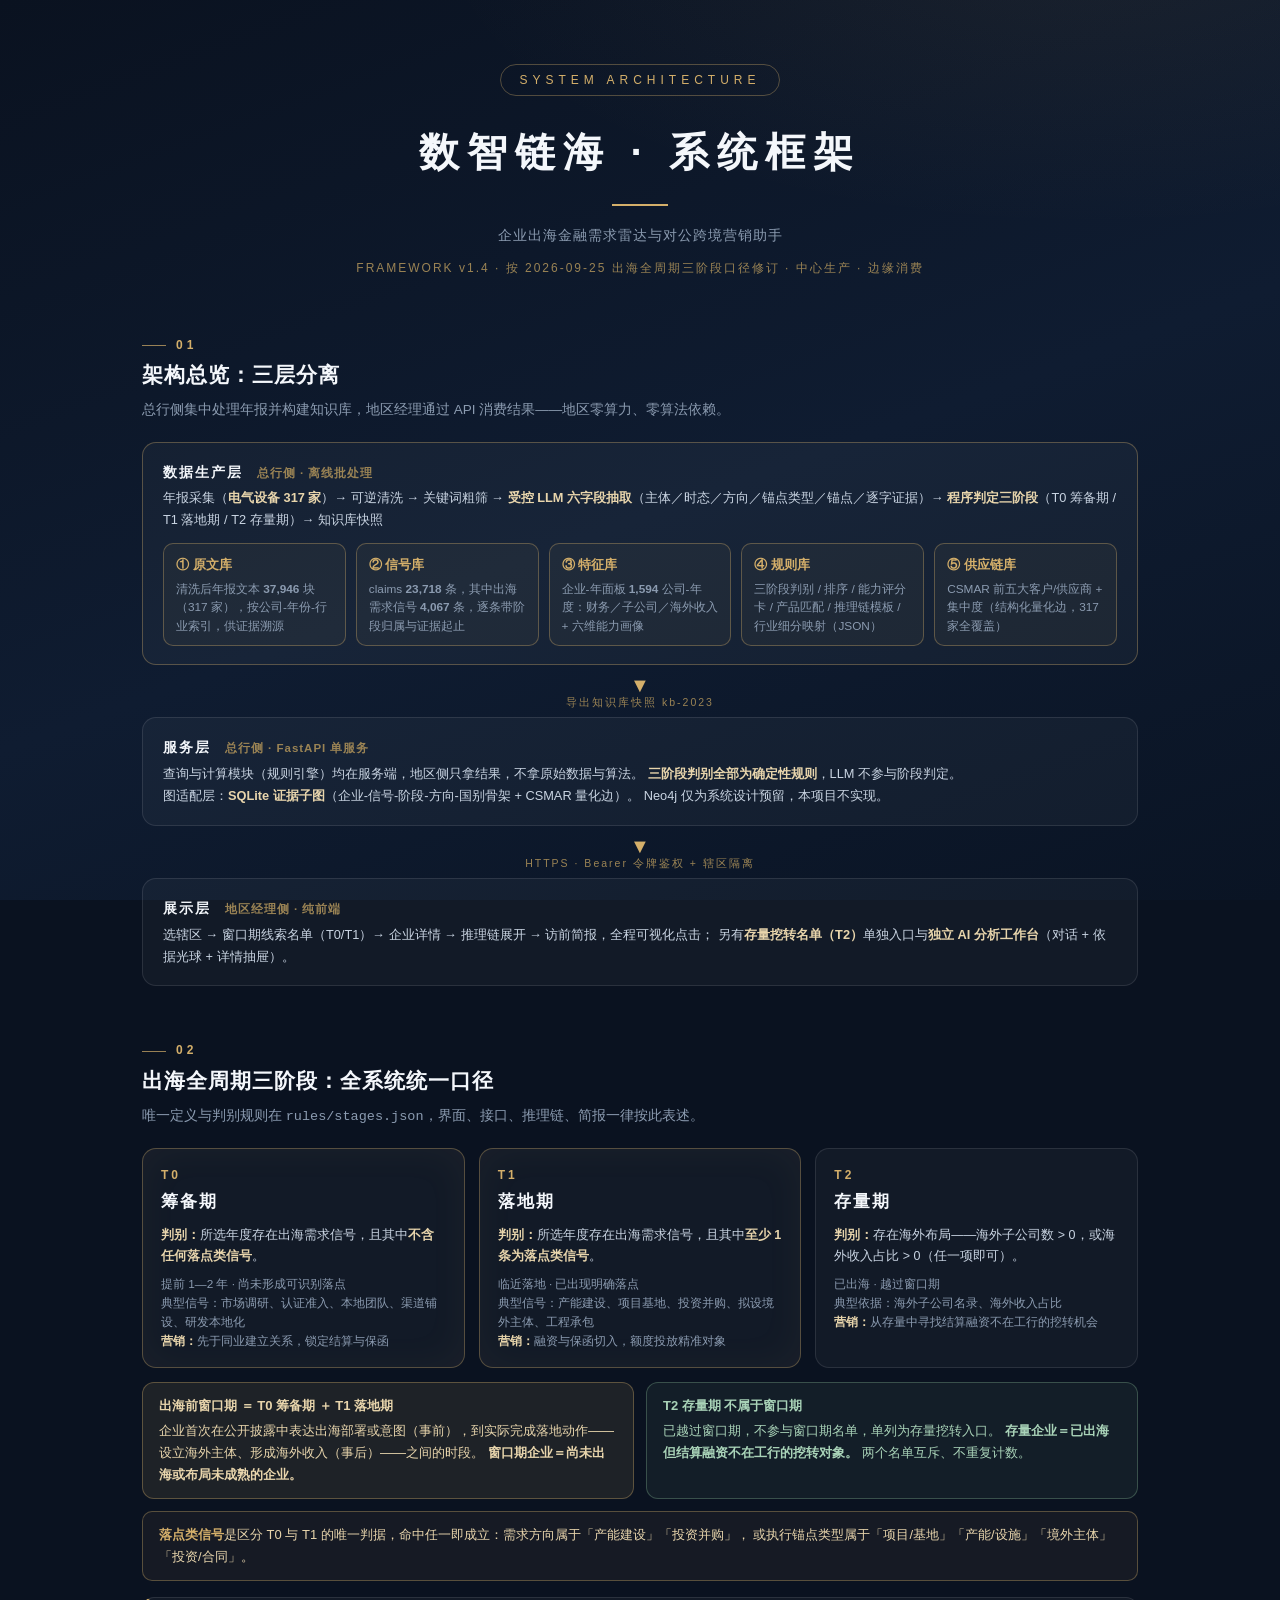
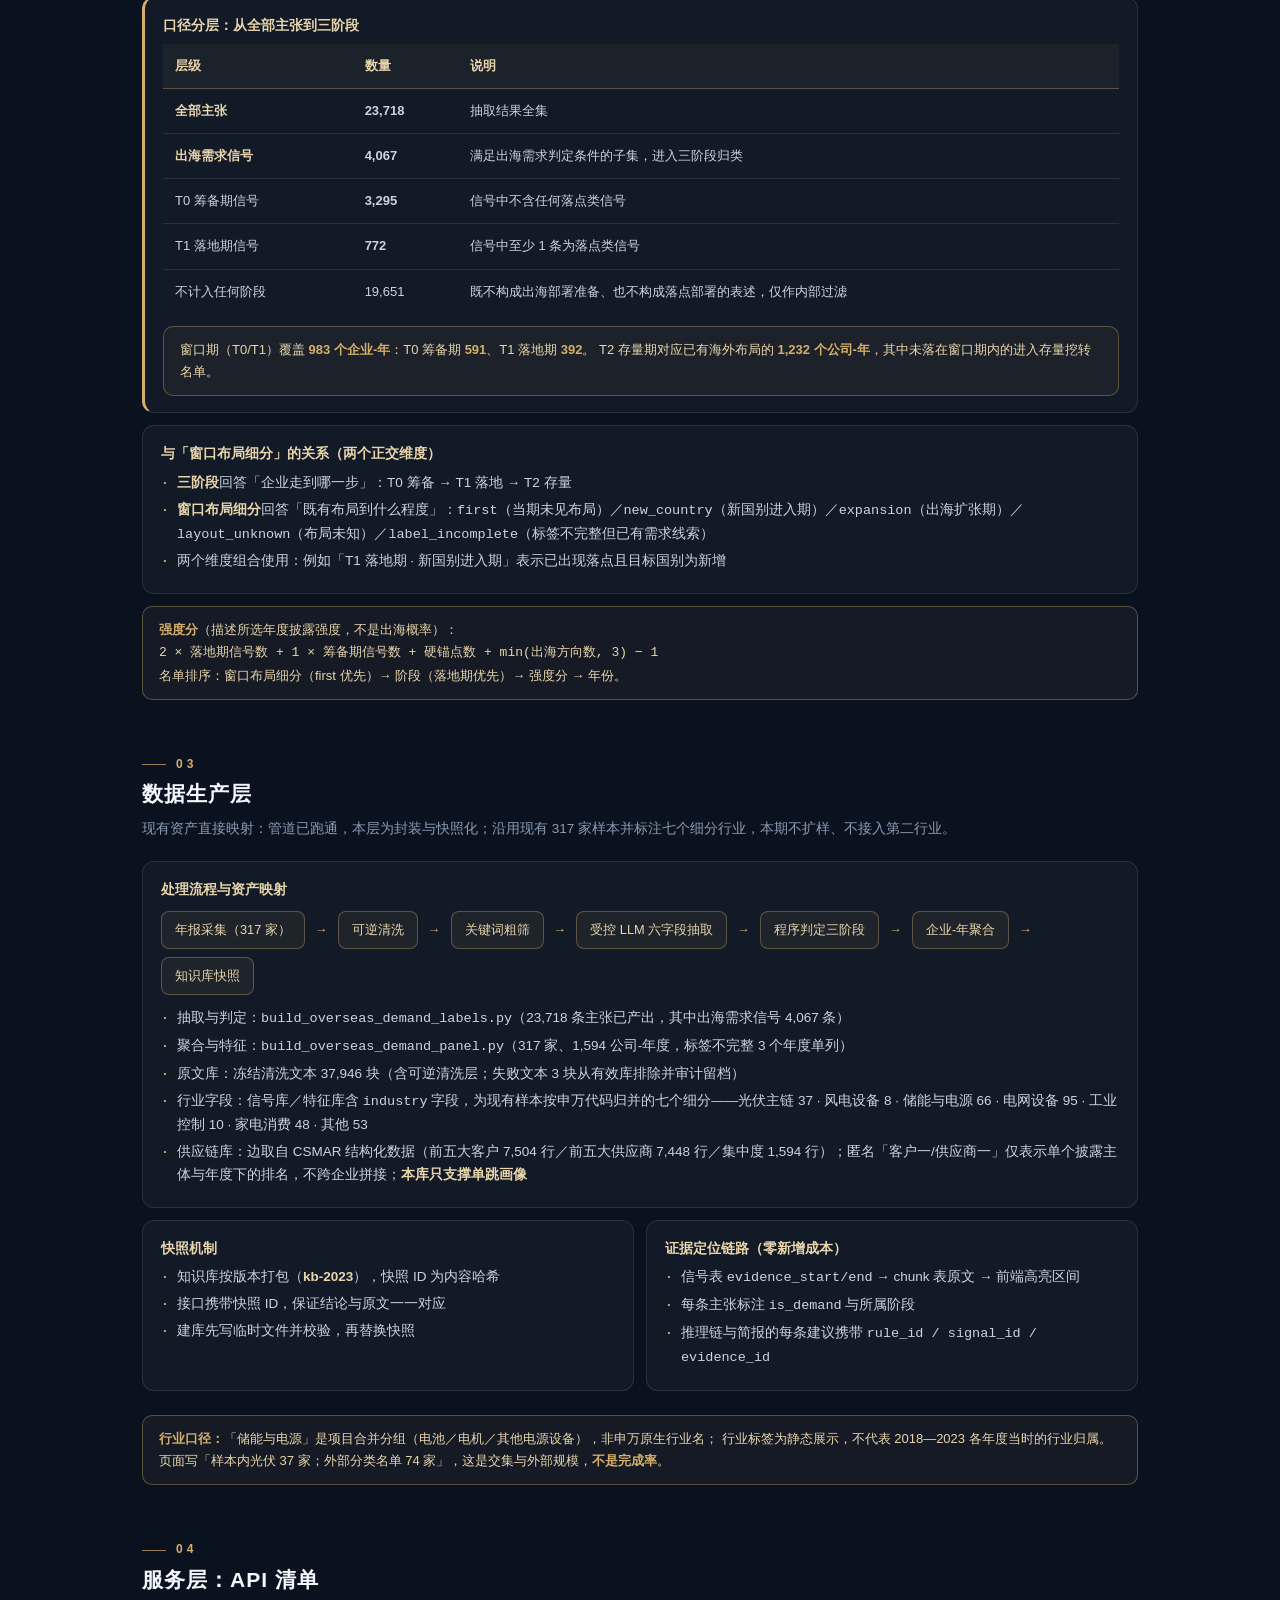
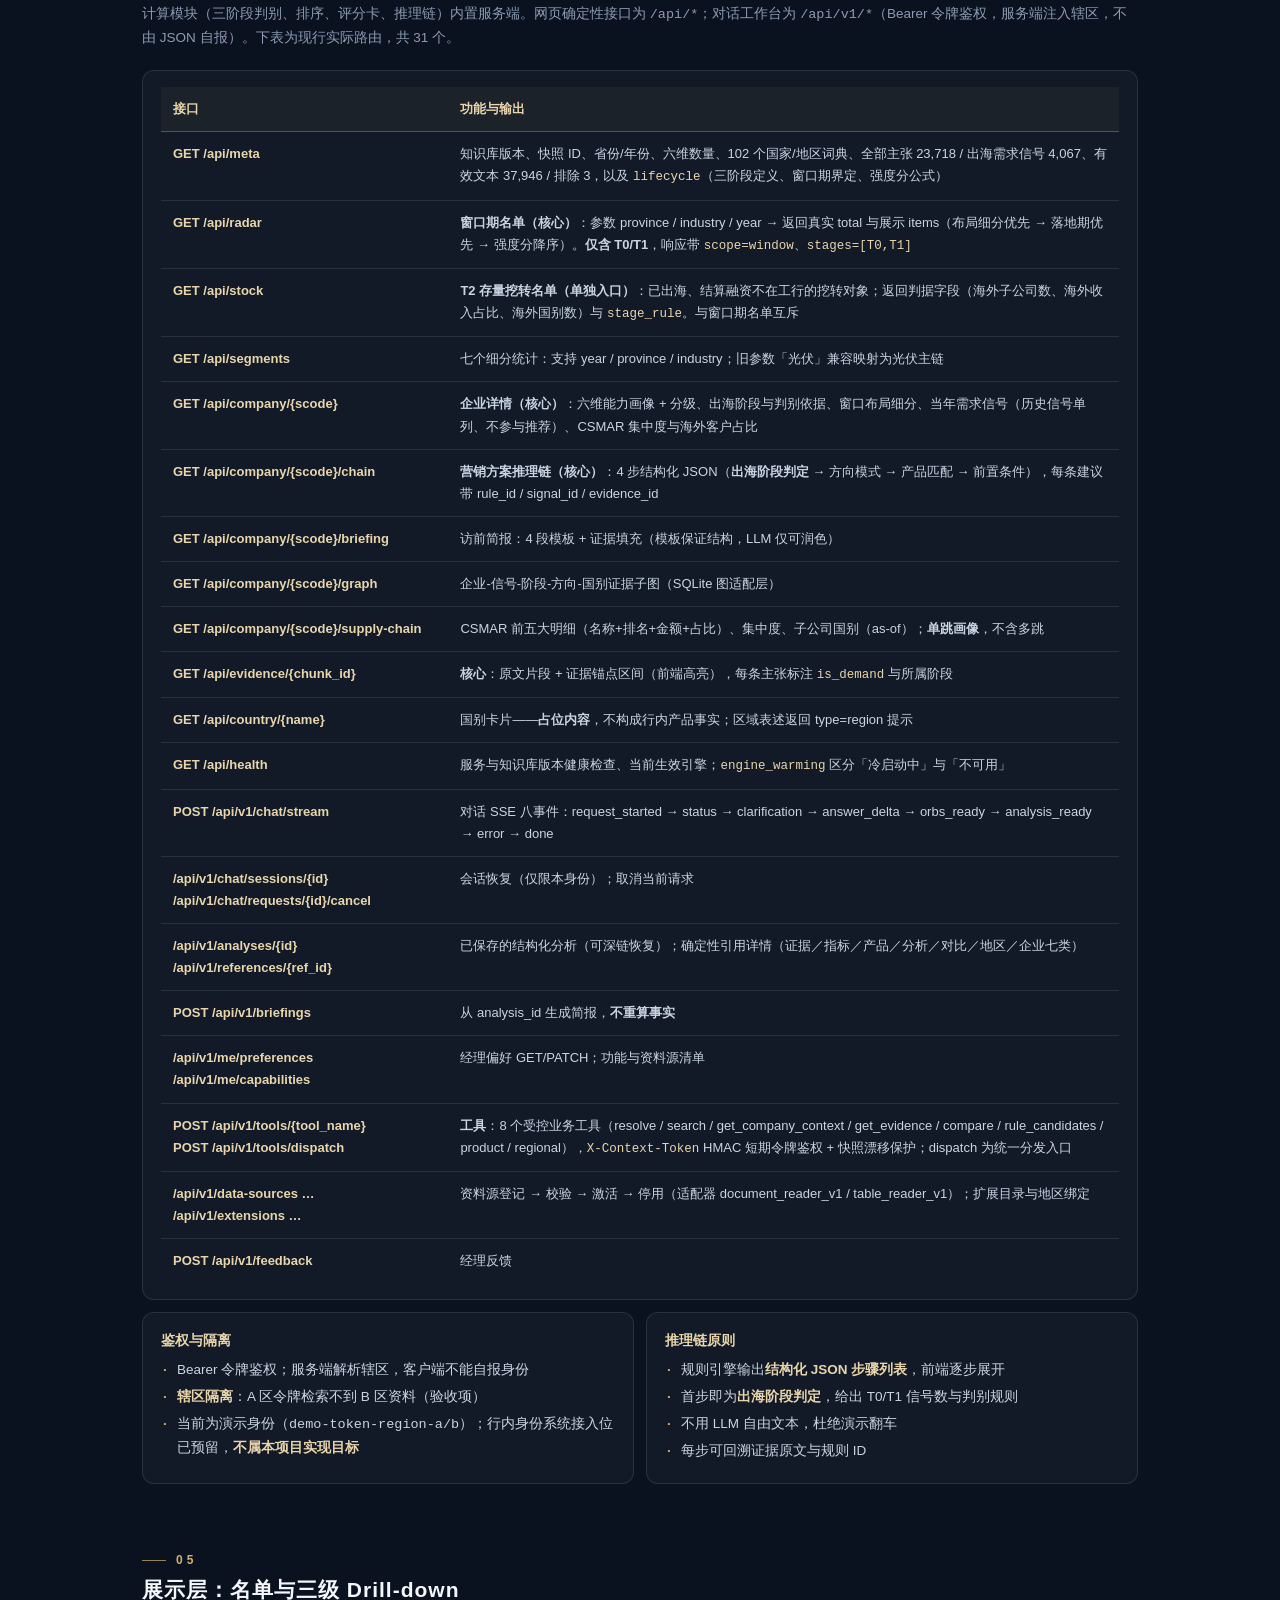
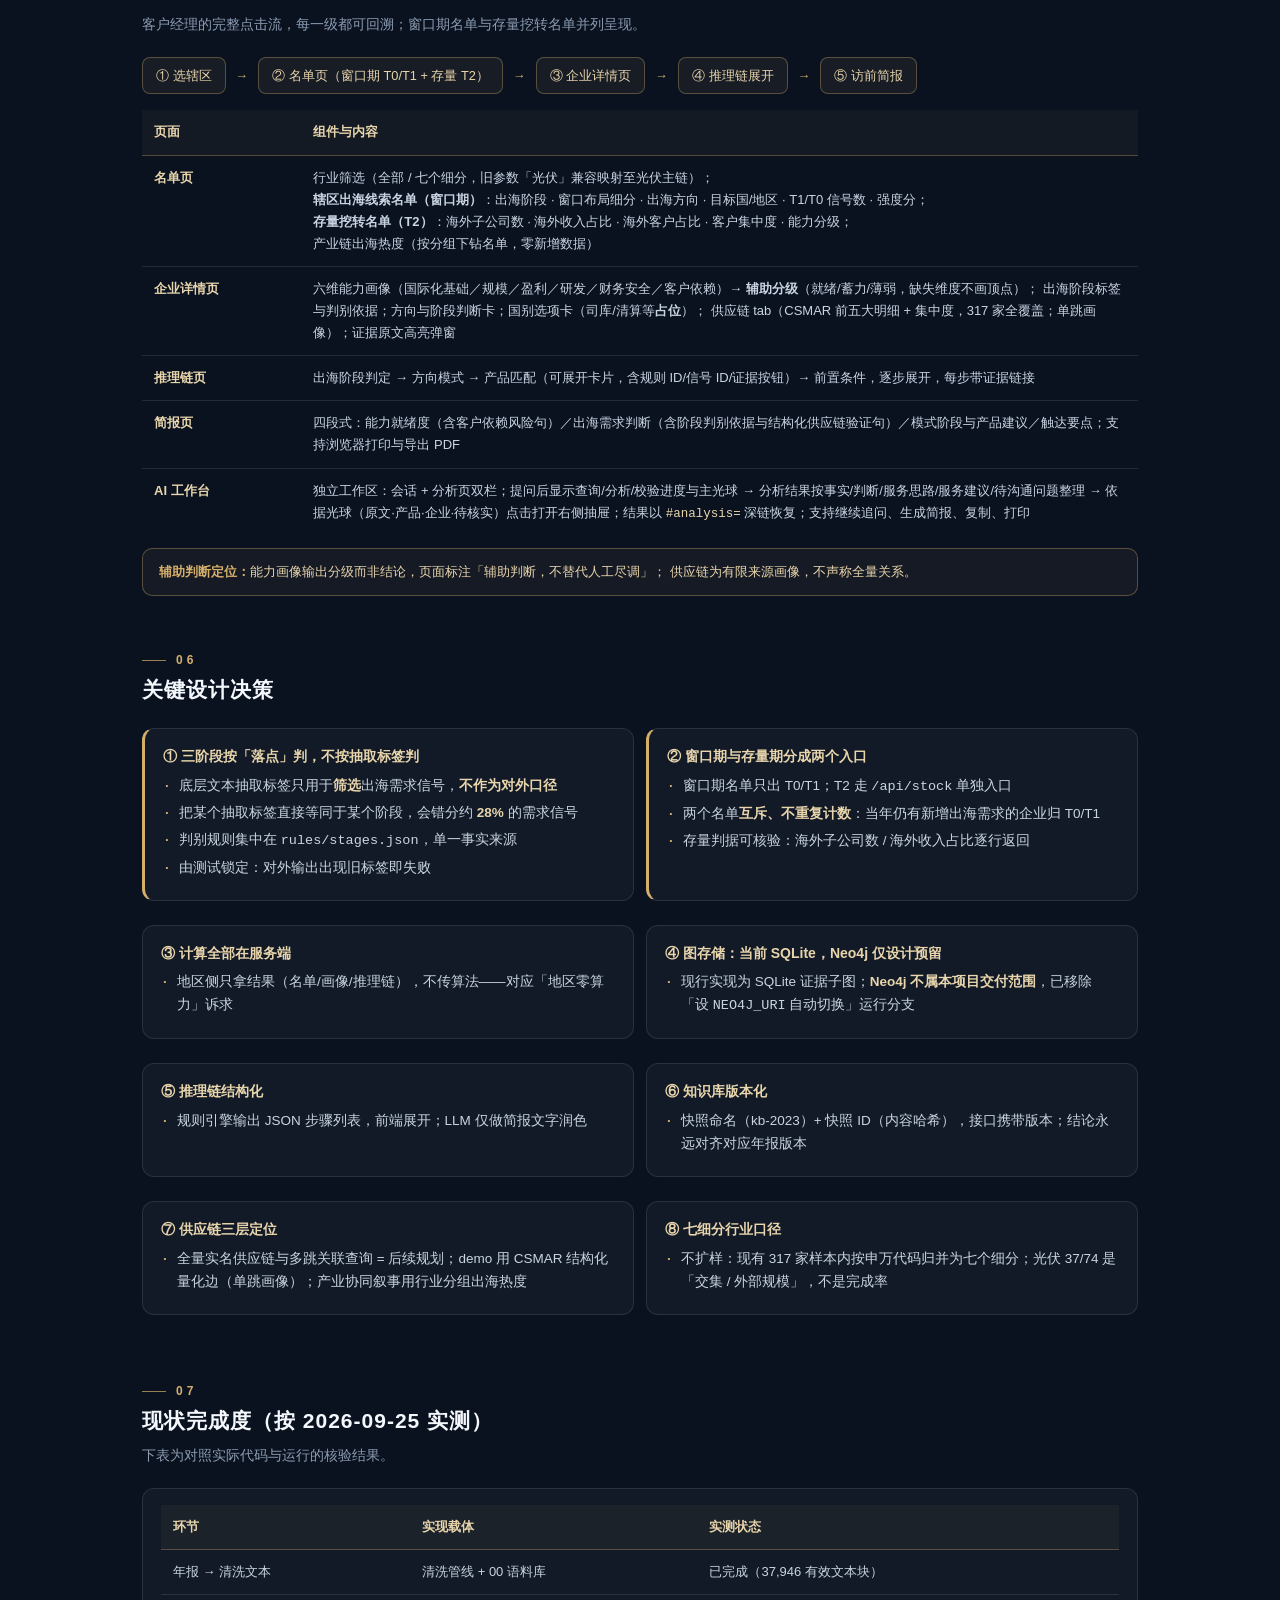
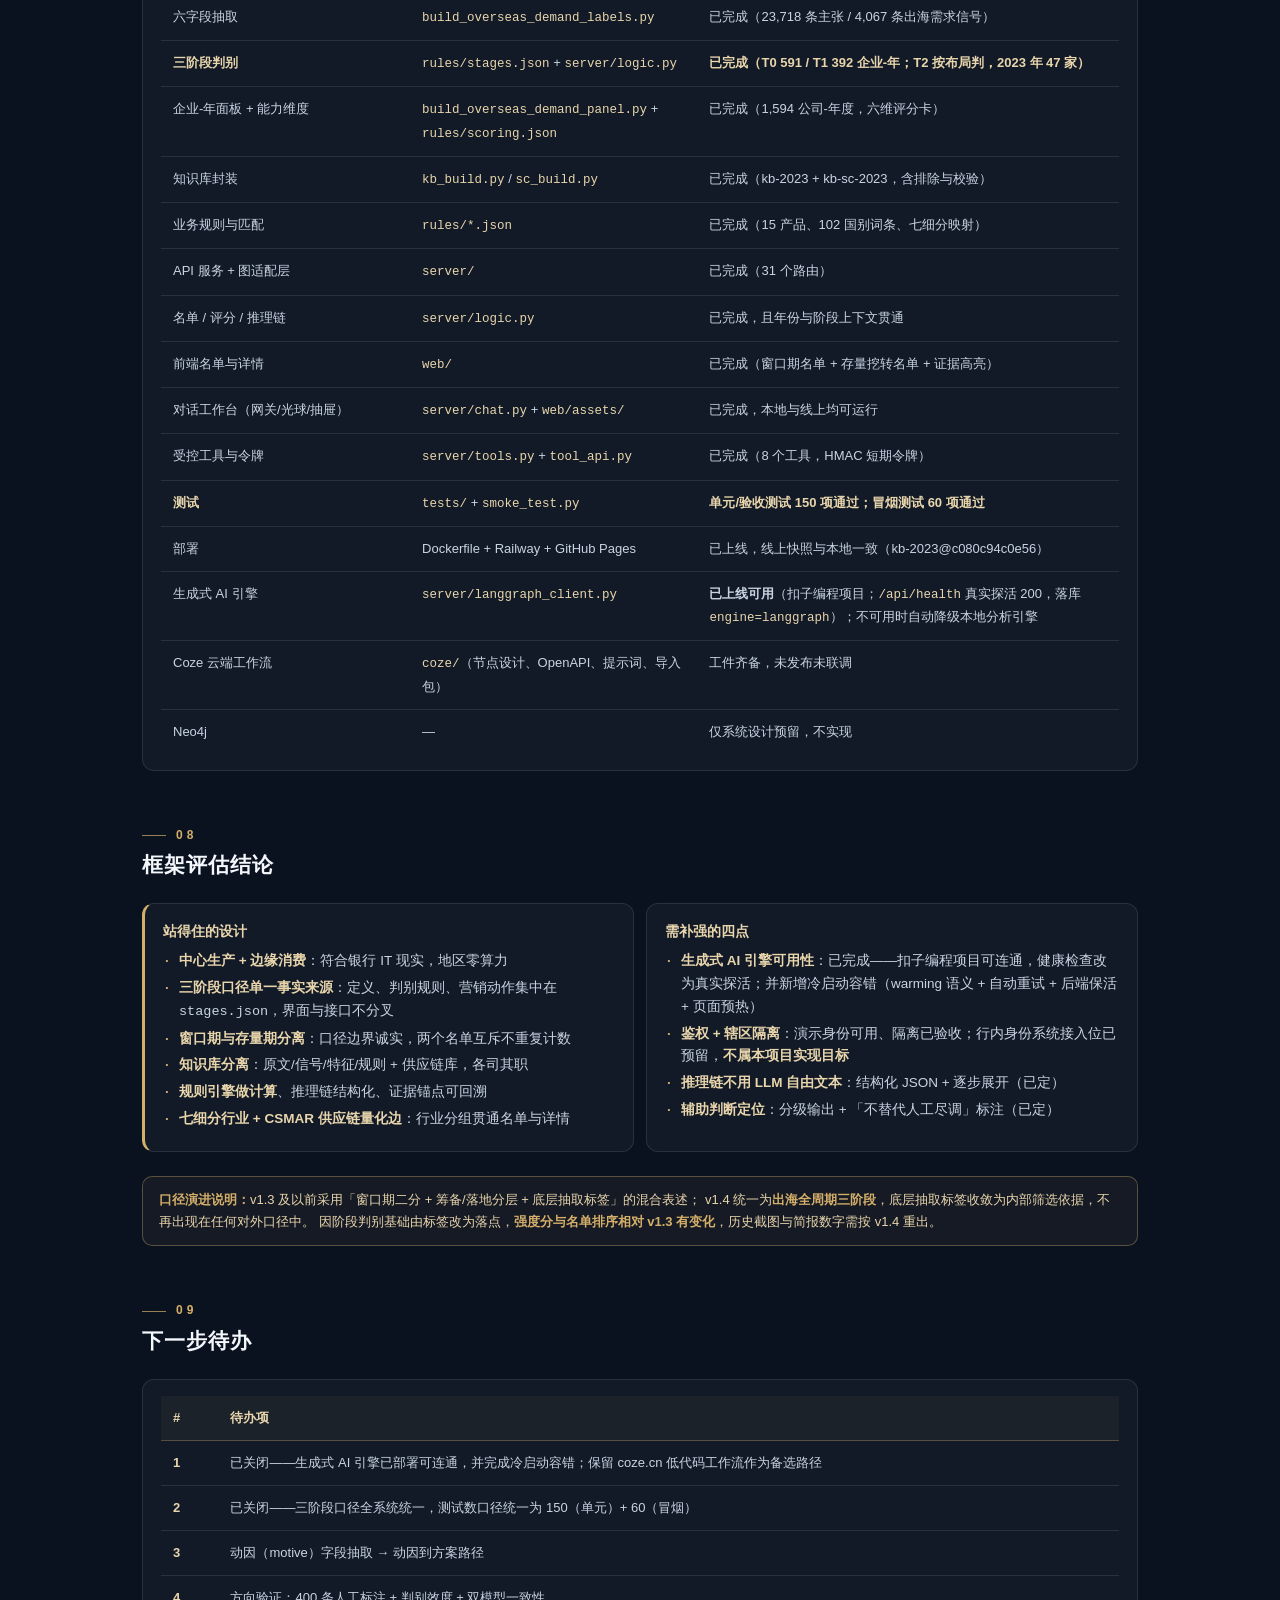
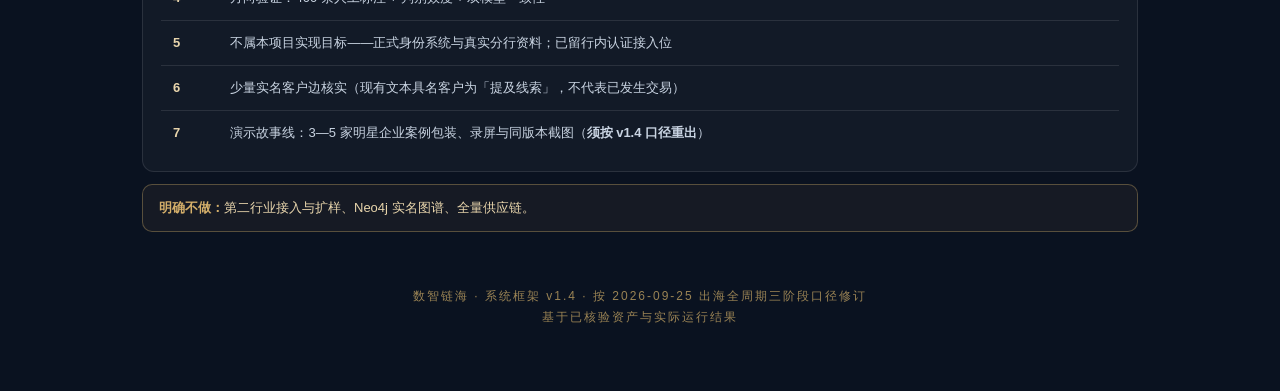
<file: docs/工行杯选题_数智链海_系统框架_v1.4.html>
<!DOCTYPE html>
<html lang="zh-CN">
<head>
<meta charset="UTF-8">
<meta name="viewport" content="width=device-width, initial-scale=1.0">
<title>数智链海 · 系统框架 v1.4（出海全周期三阶段口径）</title>
<style>
  :root {
    --bg0: #0a1220; --bg1: #0f1c31;
    --panel: rgba(255,255,255,.035);
    --line: rgba(255,255,255,.10);
    --line-hi: rgba(212,175,106,.35);
    --gold: #d4af6a; --gold-soft: #e8d5ac; --gold-dim: #9a8354;
    --txt: #c9d4e2; --txt-soft: #8b9bb0; --head: #f4f7fb;
  }
  * { margin: 0; padding: 0; box-sizing: border-box; }
  body { font-family: "Segoe UI", "Microsoft YaHei", "PingFang SC", sans-serif;
         color: var(--txt); background: var(--bg0); line-height: 1.7; font-size: 14.5px;
         background-image: radial-gradient(1100px 500px at 85% -8%, rgba(212,175,106,.07), transparent 60%),
                           linear-gradient(160deg, var(--bg0) 0%, var(--bg1) 55%, #0a1424 100%);
         background-attachment: fixed; }
  .wrap { max-width: 1060px; margin: 0 auto; padding: 64px 32px 90px; }

  .mast { text-align: center; margin-bottom: 56px; }
  .mast .brand { display: inline-block; font-size: 12px; letter-spacing: 5px; color: var(--gold);
                 border: 1px solid var(--line-hi); border-radius: 30px; padding: 5px 18px; margin-bottom: 22px; }
  .mast h1 { font-size: 40px; font-weight: 800; letter-spacing: 8px; color: var(--head); }
  .mast .rule { width: 56px; height: 2px; background: var(--gold); margin: 18px auto; }
  .mast .sub { font-size: 14px; color: var(--txt-soft); letter-spacing: 1px; }
  .mast .ver { font-size: 12px; color: var(--gold-dim); margin-top: 10px; letter-spacing: 2px; }

  section { margin-bottom: 54px; }
  .sec-head { margin-bottom: 20px; }
  .kicker { font-size: 12px; letter-spacing: 4px; color: var(--gold); font-weight: 600; }
  .kicker::before { content: ""; display: inline-block; width: 24px; height: 1px;
                    background: var(--gold); vertical-align: middle; margin-right: 10px; opacity: .7; }
  h2 { font-size: 21px; color: var(--head); letter-spacing: 1px; margin-top: 2px; }
  p.lead { color: var(--txt-soft); font-size: 13.5px; margin-top: 6px; }

  .card { background: var(--panel); border: 1px solid var(--line); border-radius: 12px;
          padding: 16px 18px; margin-bottom: 12px; }
  .card.gold { border-left: 3px solid var(--gold); }
  .card .t { color: var(--gold-soft); font-weight: 700; margin-bottom: 6px; font-size: 14px; }
  .card ul { list-style: none; }
  .card li { font-size: 13.5px; padding-left: 16px; position: relative; margin-bottom: 4px; }
  .card li::before { content: "·"; position: absolute; left: 2px; color: var(--gold); font-weight: 700; }
  .card li b { color: var(--gold-soft); }

  /* 架构图 */
  .arch { display: flex; flex-direction: column; align-items: stretch; gap: 0; }
  .layer { background: var(--panel); border: 1px solid var(--line); border-radius: 14px; padding: 18px 20px; }
  .layer.top { border-color: var(--line-hi); }
  .layer .lt { font-size: 14px; font-weight: 700; color: var(--head); letter-spacing: 2px; margin-bottom: 3px; }
  .layer .lt small { font-size: 11.5px; color: var(--gold-dim); font-weight: 600; letter-spacing: 1px; margin-left: 8px; }
  .layer .lp { font-size: 12.8px; color: var(--txt); }
  .layer .lp b { color: var(--gold-soft); }
  .arrow { text-align: center; color: var(--gold); font-size: 20px; line-height: 1; padding: 10px 0; }
  .arrow small { display: block; font-size: 10.5px; color: var(--gold-dim); letter-spacing: 2px; margin-top: 2px; }
  .dbs { display: grid; grid-template-columns: repeat(5, 1fr); gap: 10px; margin-top: 12px; }
  .db { background: rgba(212,175,106,.05); border: 1px solid var(--line-hi); border-radius: 10px; padding: 10px 12px; }
  .db .dn { color: var(--gold); font-weight: 700; font-size: 13px; margin-bottom: 4px; }
  .db .dd { font-size: 11.8px; color: var(--txt-soft); line-height: 1.55; }

  table.tbl { width: 100%; border-collapse: collapse; font-size: 13px; }
  table.tbl th { color: var(--gold-soft); font-weight: 700; text-align: left;
                 border-bottom: 1px solid var(--line-hi); padding: 11px 12px; background: rgba(212,175,106,.05); }
  table.tbl td { border-bottom: 1px solid var(--line); padding: 11px 12px; vertical-align: top; }
  table.tbl tr:last-child td { border-bottom: none; }
  table.tbl td.hl { color: var(--gold-soft); font-weight: 700; white-space: nowrap; }
  table.tbl td code { color: var(--gold-soft); font-family: Consolas, monospace; font-size: 12.5px; }
  .tag { display: inline-block; font-size: 10.5px; border: 1px solid var(--line-hi); border-radius: 20px;
         padding: 0 8px; color: var(--gold); margin-left: 6px; vertical-align: 1px; }

  .note { background: rgba(212,175,106,.06); border: 1px solid var(--line-hi); border-radius: 10px;
          padding: 12px 16px; font-size: 13px; color: var(--gold-soft); margin-top: 12px; }
  .note b { color: var(--gold); }

  .grid2 { display: grid; grid-template-columns: 1fr 1fr; gap: 12px; }
  .grid3 { display: grid; grid-template-columns: 1fr 1fr 1fr; gap: 12px; }
  .flow { display: flex; align-items: center; flex-wrap: wrap; gap: 8px; margin-top: 10px; }
  .step { background: rgba(212,175,106,.07); border: 1px solid var(--line-hi); border-radius: 8px;
          padding: 7px 13px; font-size: 12.8px; color: var(--gold-soft); }
  .step.arrow2 { background: transparent; border: none; color: var(--gold); font-weight: 700; padding: 7px 2px; }

  /* 三阶段专用 */
  .stages { display: grid; grid-template-columns: repeat(3, 1fr); gap: 14px; }
  .stage { background: var(--panel); border: 1px solid var(--line); border-radius: 14px; padding: 16px 18px; }
  .stage.win { border-color: var(--line-hi); box-shadow: inset 0 0 40px rgba(212,175,106,.05); }
  .stage .sn { font-size: 12px; letter-spacing: 3px; color: var(--gold); font-weight: 700; }
  .stage .sname { font-size: 17px; font-weight: 800; color: var(--head); margin: 2px 0 8px; letter-spacing: 2px; }
  .stage .srule { font-size: 12.5px; color: var(--txt); margin-bottom: 8px; }
  .stage .srule b { color: var(--gold-soft); }
  .stage .smeta { font-size: 11.8px; color: var(--txt-soft); line-height: 1.6; }
  .stage .smeta b { color: var(--gold-soft); }
  .band { display: flex; align-items: stretch; gap: 12px; margin-top: 14px; }
  .band .b { flex: 1; border-radius: 12px; padding: 12px 16px; font-size: 13px; }
  .band .b.win { background: rgba(212,175,106,.10); border: 1px solid var(--line-hi); color: var(--gold-soft); }
  .band .b.out { background: rgba(127,174,142,.08); border: 1px solid rgba(127,174,142,.35); color: #a9d3b8; }
  .band .b .bt { font-weight: 700; display: block; margin-bottom: 3px; }

  footer { text-align: center; color: var(--gold-dim); font-size: 12px; letter-spacing: 2px; margin-top: 40px; }
  @media (max-width: 900px) {
    .dbs, .stages, .grid3 { grid-template-columns: 1fr; }
    .grid2 { grid-template-columns: 1fr; }
    .band { flex-direction: column; }
    .mast h1 { font-size: 28px; letter-spacing: 4px; }
  }
</style>
</head>
<body>
<div class="wrap">

  <div class="mast">
    <div class="brand">SYSTEM ARCHITECTURE</div>
    <h1>数智链海 · 系统框架</h1>
    <div class="rule"></div>
    <div class="sub">企业出海金融需求雷达与对公跨境营销助手</div>
    <div class="ver">FRAMEWORK v1.4 · 按 2026-09-25 出海全周期三阶段口径修订 · 中心生产 · 边缘消费</div>
  </div>

  <!-- ============ 01 ============ -->
  <section>
    <div class="sec-head"><div class="kicker">01</div><h2>架构总览：三层分离</h2>
      <p class="lead">总行侧集中处理年报并构建知识库，地区经理通过 API 消费结果——地区零算力、零算法依赖。</p>
    </div>

    <div class="arch">
      <div class="layer top">
        <div class="lt">数据生产层 <small>总行侧 · 离线批处理</small></div>
        <div class="lp">
          年报采集（<b>电气设备 317 家</b>）→ 可逆清洗 → 关键词粗筛 →
          <b>受控 LLM 六字段抽取</b>（主体／时态／方向／锚点类型／锚点／逐字证据）→
          <b>程序判定三阶段</b>（T0 筹备期 / T1 落地期 / T2 存量期）→ 知识库快照
        </div>
        <div class="dbs">
          <div class="db"><div class="dn">① 原文库</div><div class="dd">清洗后年报文本 <b>37,946</b> 块（317 家），按公司-年份-行业索引，供证据溯源</div></div>
          <div class="db"><div class="dn">② 信号库</div><div class="dd">claims <b>23,718</b> 条，其中出海需求信号 <b>4,067</b> 条，逐条带阶段归属与证据起止</div></div>
          <div class="db"><div class="dn">③ 特征库</div><div class="dd">企业-年面板 <b>1,594</b> 公司-年度：财务／子公司／海外收入 + 六维能力画像</div></div>
          <div class="db"><div class="dn">④ 规则库</div><div class="dd">三阶段判别 / 排序 / 能力评分卡 / 产品匹配 / 推理链模板 / 行业细分映射（JSON）</div></div>
          <div class="db"><div class="dn">⑤ 供应链库</div><div class="dd">CSMAR 前五大客户/供应商 + 集中度（结构化量化边，317 家全覆盖）</div></div>
        </div>
      </div>

      <div class="arrow">▼<small>导出知识库快照 kb-2023</small></div>

      <div class="layer">
        <div class="lt">服务层 <small>总行侧 · FastAPI 单服务</small></div>
        <div class="lp">
          查询与计算模块（规则引擎）均在服务端，地区侧只拿结果，不拿原始数据与算法。
          <b>三阶段判别全部为确定性规则</b>，LLM 不参与阶段判定。<br>
          图适配层：<b>SQLite 证据子图</b>（企业-信号-阶段-方向-国别骨架 + CSMAR 量化边）。
          Neo4j 仅为系统设计预留，本项目不实现。
        </div>
      </div>

      <div class="arrow">▼<small>HTTPS · Bearer 令牌鉴权 + 辖区隔离</small></div>

      <div class="layer">
        <div class="lt">展示层 <small>地区经理侧 · 纯前端</small></div>
        <div class="lp">
          选辖区 → 窗口期线索名单（T0/T1）→ 企业详情 → 推理链展开 → 访前简报，全程可视化点击；
          另有<b>存量挖转名单（T2）</b>单独入口与<b>独立 AI 分析工作台</b>（对话 + 依据光球 + 详情抽屉）。
        </div>
      </div>
    </div>
  </section>

  <!-- ============ 02 ============ -->
  <section>
    <div class="sec-head"><div class="kicker">02</div><h2>出海全周期三阶段：全系统统一口径</h2>
      <p class="lead">唯一定义与判别规则在 <code>rules/stages.json</code>，界面、接口、推理链、简报一律按此表述。</p>
    </div>

    <div class="stages">
      <div class="stage win">
        <div class="sn">T0</div><div class="sname">筹备期</div>
        <div class="srule"><b>判别：</b>所选年度存在出海需求信号，且其中<b>不含任何落点类信号</b>。</div>
        <div class="smeta">
          提前 1—2 年 · 尚未形成可识别落点<br>
          典型信号：市场调研、认证准入、本地团队、渠道铺设、研发本地化<br>
          <b>营销：</b>先于同业建立关系，锁定结算与保函
        </div>
      </div>
      <div class="stage win">
        <div class="sn">T1</div><div class="sname">落地期</div>
        <div class="srule"><b>判别：</b>所选年度存在出海需求信号，且其中<b>至少 1 条为落点类信号</b>。</div>
        <div class="smeta">
          临近落地 · 已出现明确落点<br>
          典型信号：产能建设、项目基地、投资并购、拟设境外主体、工程承包<br>
          <b>营销：</b>融资与保函切入，额度投放精准对象
        </div>
      </div>
      <div class="stage">
        <div class="sn">T2</div><div class="sname">存量期</div>
        <div class="srule"><b>判别：</b>存在海外布局——海外子公司数 &gt; 0，或海外收入占比 &gt; 0（任一项即可）。</div>
        <div class="smeta">
          已出海 · 越过窗口期<br>
          典型依据：海外子公司名录、海外收入占比<br>
          <b>营销：</b>从存量中寻找结算融资不在工行的挖转机会
        </div>
      </div>
    </div>

    <div class="band">
      <div class="b win"><span class="bt">出海前窗口期 ＝ T0 筹备期 ＋ T1 落地期</span>
        企业首次在公开披露中表达出海部署或意图（事前），到实际完成落地动作——设立海外主体、形成海外收入（事后）——之间的时段。
        <b>窗口期企业＝尚未出海或布局未成熟的企业。</b></div>
      <div class="b out"><span class="bt">T2 存量期 不属于窗口期</span>
        已越过窗口期，不参与窗口期名单，单列为存量挖转入口。
        <b>存量企业＝已出海但结算融资不在工行的挖转对象。</b>
        两个名单互斥、不重复计数。</div>
    </div>

    <div class="note">
      <b>落点类信号</b>是区分 T0 与 T1 的唯一判据，命中任一即成立：需求方向属于「产能建设」「投资并购」，
      或执行锚点类型属于「项目/基地」「产能/设施」「境外主体」「投资/合同」。
    </div>

    <div class="card gold" style="margin-top:16px">
      <div class="t">口径分层：从全部主张到三阶段</div>
      <table class="tbl">
        <thead><tr><th>层级</th><th>数量</th><th>说明</th></tr></thead>
        <tbody>
          <tr><td class="hl">全部主张</td><td><b>23,718</b></td><td>抽取结果全集</td></tr>
          <tr><td class="hl">出海需求信号</td><td><b>4,067</b></td><td>满足出海需求判定条件的子集，进入三阶段归类</td></tr>
          <tr><td>T0 筹备期信号</td><td><b>3,295</b></td><td>信号中不含任何落点类信号</td></tr>
          <tr><td>T1 落地期信号</td><td><b>772</b></td><td>信号中至少 1 条为落点类信号</td></tr>
          <tr><td>不计入任何阶段</td><td>19,651</td><td>既不构成出海部署准备、也不构成落点部署的表述，仅作内部过滤</td></tr>
        </tbody>
      </table>
      <div class="note" style="margin-top:12px">
        窗口期（T0/T1）覆盖 <b>983 个企业-年</b>：T0 筹备期 <b>591</b>、T1 落地期 <b>392</b>。
        T2 存量期对应已有海外布局的 <b>1,232 个公司-年</b>，其中未落在窗口期内的进入存量挖转名单。
      </div>
    </div>

    <div class="card" style="margin-top:12px">
      <div class="t">与「窗口布局细分」的关系（两个正交维度）</div>
      <ul>
        <li><b>三阶段</b>回答「企业走到哪一步」：T0 筹备 → T1 落地 → T2 存量</li>
        <li><b>窗口布局细分</b>回答「既有布局到什么程度」：<code>first</code>（当期未见布局）／<code>new_country</code>（新国别进入期）／<code>expansion</code>（出海扩张期）／<code>layout_unknown</code>（布局未知）／<code>label_incomplete</code>（标签不完整但已有需求线索）</li>
        <li>两个维度组合使用：例如「T1 落地期 · 新国别进入期」表示已出现落点且目标国别为新增</li>
      </ul>
    </div>

    <div class="note">
      <b>强度分</b>（描述所选年度披露强度，不是出海概率）：<br>
      <code>2 × 落地期信号数 + 1 × 筹备期信号数 + 硬锚点数 + min(出海方向数, 3) − 1</code><br>
      名单排序：窗口布局细分（first 优先）→ 阶段（落地期优先）→ 强度分 → 年份。
    </div>
  </section>

  <!-- ============ 03 ============ -->
  <section>
    <div class="sec-head"><div class="kicker">03</div><h2>数据生产层</h2>
      <p class="lead">现有资产直接映射：管道已跑通，本层为封装与快照化；沿用现有 317 家样本并标注七个细分行业，本期不扩样、不接入第二行业。</p>
    </div>

    <div class="card">
      <div class="t">处理流程与资产映射</div>
      <div class="flow">
        <span class="step">年报采集（317 家）</span><span class="step arrow2">→</span>
        <span class="step">可逆清洗</span><span class="step arrow2">→</span>
        <span class="step">关键词粗筛</span><span class="step arrow2">→</span>
        <span class="step">受控 LLM 六字段抽取</span><span class="step arrow2">→</span>
        <span class="step">程序判定三阶段</span><span class="step arrow2">→</span>
        <span class="step">企业-年聚合</span><span class="step arrow2">→</span>
        <span class="step">知识库快照</span>
      </div>
      <ul style="margin-top:12px">
        <li>抽取与判定：<code>build_overseas_demand_labels.py</code>（23,718 条主张已产出，其中出海需求信号 4,067 条）</li>
        <li>聚合与特征：<code>build_overseas_demand_panel.py</code>（317 家、1,594 公司-年度，标签不完整 3 个年度单列）</li>
        <li>原文库：冻结清洗文本 37,946 块（含可逆清洗层；失败文本 3 块从有效库排除并审计留档）</li>
        <li>行业字段：信号库／特征库含 <code>industry</code> 字段，为现有样本按申万代码归并的七个细分——光伏主链 37 · 风电设备 8 · 储能与电源 66 · 电网设备 95 · 工业控制 10 · 家电消费 48 · 其他 53</li>
        <li>供应链库：边取自 CSMAR 结构化数据（前五大客户 7,504 行／前五大供应商 7,448 行／集中度 1,594 行）；匿名「客户一/供应商一」仅表示单个披露主体与年度下的排名，不跨企业拼接；<b>本库只支撑单跳画像</b></li>
      </ul>
    </div>

    <div class="grid2">
      <div class="card"><div class="t">快照机制</div>
        <ul>
          <li>知识库按版本打包（<b>kb-2023</b>），快照 ID 为内容哈希</li>
          <li>接口携带快照 ID，保证结论与原文一一对应</li>
          <li>建库先写临时文件并校验，再替换快照</li>
        </ul>
      </div>
      <div class="card"><div class="t">证据定位链路（零新增成本）</div>
        <ul>
          <li>信号表 <code>evidence_start/end</code> → chunk 表原文 → 前端高亮区间</li>
          <li>每条主张标注 <code>is_demand</code> 与所属阶段</li>
          <li>推理链与简报的每条建议携带 <code>rule_id / signal_id / evidence_id</code></li>
        </ul>
      </div>
    </div>

    <div class="note">
      <b>行业口径：</b>「储能与电源」是项目合并分组（电池／电机／其他电源设备），非申万原生行业名；
      行业标签为静态展示，不代表 2018—2023 各年度当时的行业归属。
      页面写「样本内光伏 37 家；外部分类名单 74 家」，这是交集与外部规模，<b>不是完成率</b>。
    </div>
  </section>

  <!-- ============ 04 ============ -->
  <section>
    <div class="sec-head"><div class="kicker">04</div><h2>服务层：API 清单</h2>
      <p class="lead">计算模块（三阶段判别、排序、评分卡、推理链）内置服务端。网页确定性接口为 <code>/api/*</code>；对话工作台为 <code>/api/v1/*</code>（Bearer 令牌鉴权，服务端注入辖区，不由 JSON 自报）。下表为现行实际路由，共 31 个。</p>
    </div>
    <div class="card">
      <table class="tbl">
        <thead><tr><th style="width:30%">接口</th><th>功能与输出</th></tr></thead>
        <tbody>
          <tr><td class="hl">GET /api/meta</td><td>知识库版本、快照 ID、省份/年份、六维数量、102 个国家/地区词典、全部主张 23,718 / 出海需求信号 4,067、有效文本 37,946 / 排除 3，以及 <code>lifecycle</code>（三阶段定义、窗口期界定、强度分公式）</td></tr>
          <tr><td class="hl">GET /api/radar</td><td><b>窗口期名单（核心）</b>：参数 province / industry / year → 返回真实 total 与展示 items（布局细分优先 → 落地期优先 → 强度分降序）。<b>仅含 T0/T1</b>，响应带 <code>scope=window</code>、<code>stages=[T0,T1]</code></td></tr>
          <tr><td class="hl">GET /api/stock</td><td><b>T2 存量挖转名单（单独入口）</b>：已出海、结算融资不在工行的挖转对象；返回判据字段（海外子公司数、海外收入占比、海外国别数）与 <code>stage_rule</code>。与窗口期名单互斥</td></tr>
          <tr><td class="hl">GET /api/segments</td><td>七个细分统计：支持 year / province / industry；旧参数「光伏」兼容映射为光伏主链</td></tr>
          <tr><td class="hl">GET /api/company/{scode}</td><td><b>企业详情（核心）</b>：六维能力画像 + 分级、出海阶段与判别依据、窗口布局细分、当年需求信号（历史信号单列、不参与推荐）、CSMAR 集中度与海外客户占比</td></tr>
          <tr><td class="hl">GET /api/company/{scode}/chain</td><td><b>营销方案推理链（核心）</b>：4 步结构化 JSON（<b>出海阶段判定</b> → 方向模式 → 产品匹配 → 前置条件），每条建议带 rule_id / signal_id / evidence_id</td></tr>
          <tr><td class="hl">GET /api/company/{scode}/briefing</td><td>访前简报：4 段模板 + 证据填充（模板保证结构，LLM 仅可润色）</td></tr>
          <tr><td class="hl">GET /api/company/{scode}/graph</td><td>企业-信号-阶段-方向-国别证据子图（SQLite 图适配层）</td></tr>
          <tr><td class="hl">GET /api/company/{scode}/supply-chain</td><td>CSMAR 前五大明细（名称+排名+金额+占比）、集中度、子公司国别（as-of）；<b>单跳画像</b>，不含多跳</td></tr>
          <tr><td class="hl">GET /api/evidence/{chunk_id}</td><td><b>核心</b>：原文片段 + 证据锚点区间（前端高亮），每条主张标注 <code>is_demand</code> 与所属阶段</td></tr>
          <tr><td class="hl">GET /api/country/{name}</td><td>国别卡片——<b>占位内容</b>，不构成行内产品事实；区域表述返回 type=region 提示</td></tr>
          <tr><td class="hl">GET /api/health</td><td>服务与知识库版本健康检查、当前生效引擎；<code>engine_warming</code> 区分「冷启动中」与「不可用」</td></tr>
          <tr><td class="hl">POST /api/v1/chat/stream</td><td>对话 SSE 八事件：request_started → status → clarification → answer_delta → orbs_ready → analysis_ready → error → done</td></tr>
          <tr><td class="hl">/api/v1/chat/sessions/{id}<br>/api/v1/chat/requests/{id}/cancel</td><td>会话恢复（仅限本身份）；取消当前请求</td></tr>
          <tr><td class="hl">/api/v1/analyses/{id}<br>/api/v1/references/{ref_id}</td><td>已保存的结构化分析（可深链恢复）；确定性引用详情（证据／指标／产品／分析／对比／地区／企业七类）</td></tr>
          <tr><td class="hl">POST /api/v1/briefings</td><td>从 analysis_id 生成简报，<b>不重算事实</b></td></tr>
          <tr><td class="hl">/api/v1/me/preferences<br>/api/v1/me/capabilities</td><td>经理偏好 GET/PATCH；功能与资料源清单</td></tr>
          <tr><td class="hl">POST /api/v1/tools/{tool_name}<br>POST /api/v1/tools/dispatch</td><td><b>工具</b>：8 个受控业务工具（resolve / search / get_company_context / get_evidence / compare / rule_candidates / product / regional），<code>X-Context-Token</code> HMAC 短期令牌鉴权 + 快照漂移保护；dispatch 为统一分发入口</td></tr>
          <tr><td class="hl">/api/v1/data-sources …<br>/api/v1/extensions …</td><td>资料源登记 → 校验 → 激活 → 停用（适配器 document_reader_v1 / table_reader_v1）；扩展目录与地区绑定</td></tr>
          <tr><td class="hl">POST /api/v1/feedback</td><td>经理反馈</td></tr>
        </tbody>
      </table>
    </div>

    <div class="grid2">
      <div class="card"><div class="t">鉴权与隔离</div>
        <ul>
          <li>Bearer 令牌鉴权；服务端解析辖区，客户端不能自报身份</li>
          <li><b>辖区隔离</b>：A 区令牌检索不到 B 区资料（验收项）</li>
          <li>当前为演示身份（<code>demo-token-region-a/b</code>）；行内身份系统接入位已预留，<b>不属本项目实现目标</b></li>
        </ul>
      </div>
      <div class="card"><div class="t">推理链原则</div>
        <ul>
          <li>规则引擎输出<b>结构化 JSON 步骤列表</b>，前端逐步展开</li>
          <li>首步即为<b>出海阶段判定</b>，给出 T0/T1 信号数与判别规则</li>
          <li>不用 LLM 自由文本，杜绝演示翻车</li>
          <li>每步可回溯证据原文与规则 ID</li>
        </ul>
      </div>
    </div>
  </section>

  <!-- ============ 05 ============ -->
  <section>
    <div class="sec-head"><div class="kicker">05</div><h2>展示层：名单与三级 Drill-down</h2>
      <p class="lead">客户经理的完整点击流，每一级都可回溯；窗口期名单与存量挖转名单并列呈现。</p>
    </div>

    <div class="flow">
      <span class="step">① 选辖区</span><span class="step arrow2">→</span>
      <span class="step">② 名单页（窗口期 T0/T1 + 存量 T2）</span><span class="step arrow2">→</span>
      <span class="step">③ 企业详情页</span><span class="step arrow2">→</span>
      <span class="step">④ 推理链展开</span><span class="step arrow2">→</span>
      <span class="step">⑤ 访前简报</span>
    </div>

    <table class="tbl" style="margin-top:16px">
      <thead><tr><th style="width:16%">页面</th><th>组件与内容</th></tr></thead>
      <tbody>
        <tr><td class="hl">名单页</td><td>
          行业筛选（全部 / 七个细分，旧参数「光伏」兼容映射至光伏主链）；<br>
          <b>辖区出海线索名单（窗口期）</b>：出海阶段 · 窗口布局细分 · 出海方向 · 目标国/地区 · T1/T0 信号数 · 强度分；<br>
          <b>存量挖转名单（T2）</b>：海外子公司数 · 海外收入占比 · 海外客户占比 · 客户集中度 · 能力分级；<br>
          产业链出海热度（按分组下钻名单，零新增数据）
        </td></tr>
        <tr><td class="hl">企业详情页</td><td>
          六维能力画像（国际化基础／规模／盈利／研发／财务安全／客户依赖）→ <b>辅助分级</b>（就绪/蓄力/薄弱，缺失维度不画顶点）；
          出海阶段标签与判别依据；方向与阶段判断卡；国别选项卡（司库/清算等<b>占位</b>）；
          供应链 tab（CSMAR 前五大明细 + 集中度，317 家全覆盖；单跳画像）；证据原文高亮弹窗
        </td></tr>
        <tr><td class="hl">推理链页</td><td>出海阶段判定 → 方向模式 → 产品匹配（可展开卡片，含规则 ID/信号 ID/证据按钮）→ 前置条件，逐步展开，每步带证据链接</td></tr>
        <tr><td class="hl">简报页</td><td>四段式：能力就绪度（含客户依赖风险句）／出海需求判断（含阶段判别依据与结构化供应链验证句）／模式阶段与产品建议／触达要点；支持浏览器打印与导出 PDF</td></tr>
        <tr><td class="hl">AI 工作台</td><td>独立工作区：会话 + 分析页双栏；提问后显示查询/分析/校验进度与主光球 → 分析结果按事实/判断/服务思路/服务建议/待沟通问题整理 → 依据光球（原文·产品·企业·待核实）点击打开右侧抽屉；结果以 <code>#analysis=</code> 深链恢复；支持继续追问、生成简报、复制、打印</td></tr>
      </tbody>
    </table>

    <div class="note">
      <b>辅助判断定位：</b>能力画像输出分级而非结论，页面标注「辅助判断，不替代人工尽调」；
      供应链为有限来源画像，不声称全量关系。
    </div>
  </section>

  <!-- ============ 06 ============ -->
  <section>
    <div class="sec-head"><div class="kicker">06</div><h2>关键设计决策</h2></div>
    <div class="grid2">
      <div class="card gold"><div class="t">① 三阶段按「落点」判，不按抽取标签判</div>
        <ul>
          <li>底层文本抽取标签只用于<b>筛选</b>出海需求信号，<b>不作为对外口径</b></li>
          <li>把某个抽取标签直接等同于某个阶段，会错分约 <b>28%</b> 的需求信号</li>
          <li>判别规则集中在 <code>rules/stages.json</code>，单一事实来源</li>
          <li>由测试锁定：对外输出出现旧标签即失败</li>
        </ul>
      </div>
      <div class="card gold"><div class="t">② 窗口期与存量期分成两个入口</div>
        <ul>
          <li>窗口期名单只出 T0/T1；T2 走 <code>/api/stock</code> 单独入口</li>
          <li>两个名单<b>互斥、不重复计数</b>：当年仍有新增出海需求的企业归 T0/T1</li>
          <li>存量判据可核验：海外子公司数 / 海外收入占比逐行返回</li>
        </ul>
      </div>
      <div class="card"><div class="t">③ 计算全部在服务端</div>
        <ul><li>地区侧只拿结果（名单/画像/推理链），不传算法——对应「地区零算力」诉求</li></ul>
      </div>
      <div class="card"><div class="t">④ 图存储：当前 SQLite，Neo4j 仅设计预留</div>
        <ul><li>现行实现为 SQLite 证据子图；<b>Neo4j 不属本项目交付范围</b>，已移除「设 <code>NEO4J_URI</code> 自动切换」运行分支</li></ul>
      </div>
      <div class="card"><div class="t">⑤ 推理链结构化</div>
        <ul><li>规则引擎输出 JSON 步骤列表，前端展开；LLM 仅做简报文字润色</li></ul>
      </div>
      <div class="card"><div class="t">⑥ 知识库版本化</div>
        <ul><li>快照命名（kb-2023）+ 快照 ID（内容哈希），接口携带版本；结论永远对齐对应年报版本</li></ul>
      </div>
      <div class="card"><div class="t">⑦ 供应链三层定位</div>
        <ul><li>全量实名供应链与多跳关联查询 = 后续规划；demo 用 CSMAR 结构化量化边（单跳画像）；产业协同叙事用行业分组出海热度</li></ul>
      </div>
      <div class="card"><div class="t">⑧ 七细分行业口径</div>
        <ul><li>不扩样：现有 317 家样本内按申万代码归并为七个细分；光伏 37/74 是「交集 / 外部规模」，不是完成率</li></ul>
      </div>
    </div>
  </section>

  <!-- ============ 07 ============ -->
  <section>
    <div class="sec-head"><div class="kicker">07</div><h2>现状完成度（按 2026-09-25 实测）</h2>
      <p class="lead">下表为对照实际代码与运行的核验结果。</p>
    </div>
    <div class="card">
      <table class="tbl">
        <thead><tr><th style="width:26%">环节</th><th style="width:30%">实现载体</th><th>实测状态</th></tr></thead>
        <tbody>
          <tr><td>年报 → 清洗文本</td><td>清洗管线 + 00 语料库</td><td>已完成（37,946 有效文本块）</td></tr>
          <tr><td>六字段抽取</td><td><code>build_overseas_demand_labels.py</code></td><td>已完成（23,718 条主张 / 4,067 条出海需求信号）</td></tr>
          <tr><td class="hl">三阶段判别</td><td><code>rules/stages.json</code> + <code>server/logic.py</code></td><td class="hl">已完成（T0 591 / T1 392 企业-年；T2 按布局判，2023 年 47 家）</td></tr>
          <tr><td>企业-年面板 + 能力维度</td><td><code>build_overseas_demand_panel.py</code> + <code>rules/scoring.json</code></td><td>已完成（1,594 公司-年度，六维评分卡）</td></tr>
          <tr><td>知识库封装</td><td><code>kb_build.py</code> / <code>sc_build.py</code></td><td>已完成（kb-2023 + kb-sc-2023，含排除与校验）</td></tr>
          <tr><td>业务规则与匹配</td><td><code>rules/*.json</code></td><td>已完成（15 产品、102 国别词条、七细分映射）</td></tr>
          <tr><td>API 服务 + 图适配层</td><td><code>server/</code></td><td>已完成（31 个路由）</td></tr>
          <tr><td>名单 / 评分 / 推理链</td><td><code>server/logic.py</code></td><td>已完成，且年份与阶段上下文贯通</td></tr>
          <tr><td>前端名单与详情</td><td><code>web/</code></td><td>已完成（窗口期名单 + 存量挖转名单 + 证据高亮）</td></tr>
          <tr><td>对话工作台（网关/光球/抽屉）</td><td><code>server/chat.py</code> + <code>web/assets/</code></td><td>已完成，本地与线上均可运行</td></tr>
          <tr><td>受控工具与令牌</td><td><code>server/tools.py</code> + <code>tool_api.py</code></td><td>已完成（8 个工具，HMAC 短期令牌）</td></tr>
          <tr><td class="hl">测试</td><td><code>tests/</code> + <code>smoke_test.py</code></td><td class="hl">单元/验收测试 <b>150 项通过</b>；冒烟测试 <b>60 项通过</b></td></tr>
          <tr><td>部署</td><td>Dockerfile + Railway + GitHub Pages</td><td>已上线，线上快照与本地一致（kb-2023@c080c94c0e56）</td></tr>
          <tr><td>生成式 AI 引擎</td><td><code>server/langgraph_client.py</code></td><td><b>已上线可用</b>（扣子编程项目；<code>/api/health</code> 真实探活 200，落库 <code>engine=langgraph</code>）；不可用时自动降级本地分析引擎</td></tr>
          <tr><td>Coze 云端工作流</td><td><code>coze/</code>（节点设计、OpenAPI、提示词、导入包）</td><td>工件齐备，未发布未联调</td></tr>
          <tr><td>Neo4j</td><td>—</td><td>仅系统设计预留，不实现</td></tr>
        </tbody>
      </table>
    </div>
  </section>

  <!-- ============ 08 ============ -->
  <section>
    <div class="sec-head"><div class="kicker">08</div><h2>框架评估结论</h2></div>
    <div class="grid2">
      <div class="card gold"><div class="t">站得住的设计</div>
        <ul>
          <li><b>中心生产 + 边缘消费</b>：符合银行 IT 现实，地区零算力</li>
          <li><b>三阶段口径单一事实来源</b>：定义、判别规则、营销动作集中在 <code>stages.json</code>，界面与接口不分叉</li>
          <li><b>窗口期与存量期分离</b>：口径边界诚实，两个名单互斥不重复计数</li>
          <li><b>知识库分离</b>：原文/信号/特征/规则 + 供应链库，各司其职</li>
          <li><b>规则引擎做计算</b>、推理链结构化、证据锚点可回溯</li>
          <li><b>七细分行业 + CSMAR 供应链量化边</b>：行业分组贯通名单与详情</li>
        </ul>
      </div>
      <div class="card"><div class="t">需补强的四点</div>
        <ul>
          <li><b>生成式 AI 引擎可用性</b>：已完成——扣子编程项目可连通，健康检查改为真实探活；并新增冷启动容错（warming 语义 + 自动重试 + 后端保活 + 页面预热）</li>
          <li><b>鉴权 + 辖区隔离</b>：演示身份可用、隔离已验收；行内身份系统接入位已预留，<b>不属本项目实现目标</b></li>
          <li><b>推理链不用 LLM 自由文本</b>：结构化 JSON + 逐步展开（已定）</li>
          <li><b>辅助判断定位</b>：分级输出 + 「不替代人工尽调」标注（已定）</li>
        </ul>
      </div>
    </div>
    <div class="note">
      <b>口径演进说明：</b>v1.3 及以前采用「窗口期二分 + 筹备/落地分层 + 底层抽取标签」的混合表述；
      v1.4 统一为<b>出海全周期三阶段</b>，底层抽取标签收敛为内部筛选依据，不再出现在任何对外口径中。
      因阶段判别基础由标签改为落点，<b>强度分与名单排序相对 v1.3 有变化</b>，历史截图与简报数字需按 v1.4 重出。
    </div>
  </section>

  <!-- ============ 09 ============ -->
  <section>
    <div class="sec-head"><div class="kicker">09</div><h2>下一步待办</h2></div>
    <div class="card">
      <table class="tbl">
        <thead><tr><th style="width:6%">#</th><th>待办项</th></tr></thead>
        <tbody>
          <tr><td class="hl">1</td><td>已关闭——生成式 AI 引擎已部署可连通，并完成冷启动容错；保留 coze.cn 低代码工作流作为备选路径</td></tr>
          <tr><td class="hl">2</td><td>已关闭——三阶段口径全系统统一，测试数口径统一为 150（单元）+ 60（冒烟）</td></tr>
          <tr><td class="hl">3</td><td>动因（motive）字段抽取 → 动因到方案路径</td></tr>
          <tr><td class="hl">4</td><td>方向验证：400 条人工标注 + 判别效度 + 双模型一致性</td></tr>
          <tr><td class="hl">5</td><td>不属本项目实现目标——正式身份系统与真实分行资料；已留行内认证接入位</td></tr>
          <tr><td class="hl">6</td><td>少量实名客户边核实（现有文本具名客户为「提及线索」，不代表已发生交易）</td></tr>
          <tr><td class="hl">7</td><td>演示故事线：3—5 家明星企业案例包装、录屏与同版本截图（<b>须按 v1.4 口径重出</b>）</td></tr>
        </tbody>
      </table>
    </div>
    <div class="note">
      <b>明确不做：</b>第二行业接入与扩样、Neo4j 实名图谱、全量供应链。
    </div>
  </section>

  <footer>
    数智链海 · 系统框架 v1.4 · 按 2026-09-25 出海全周期三阶段口径修订<br>
    基于已核验资产与实际运行结果
  </footer>

</div>
</body>
</html>
</file>
